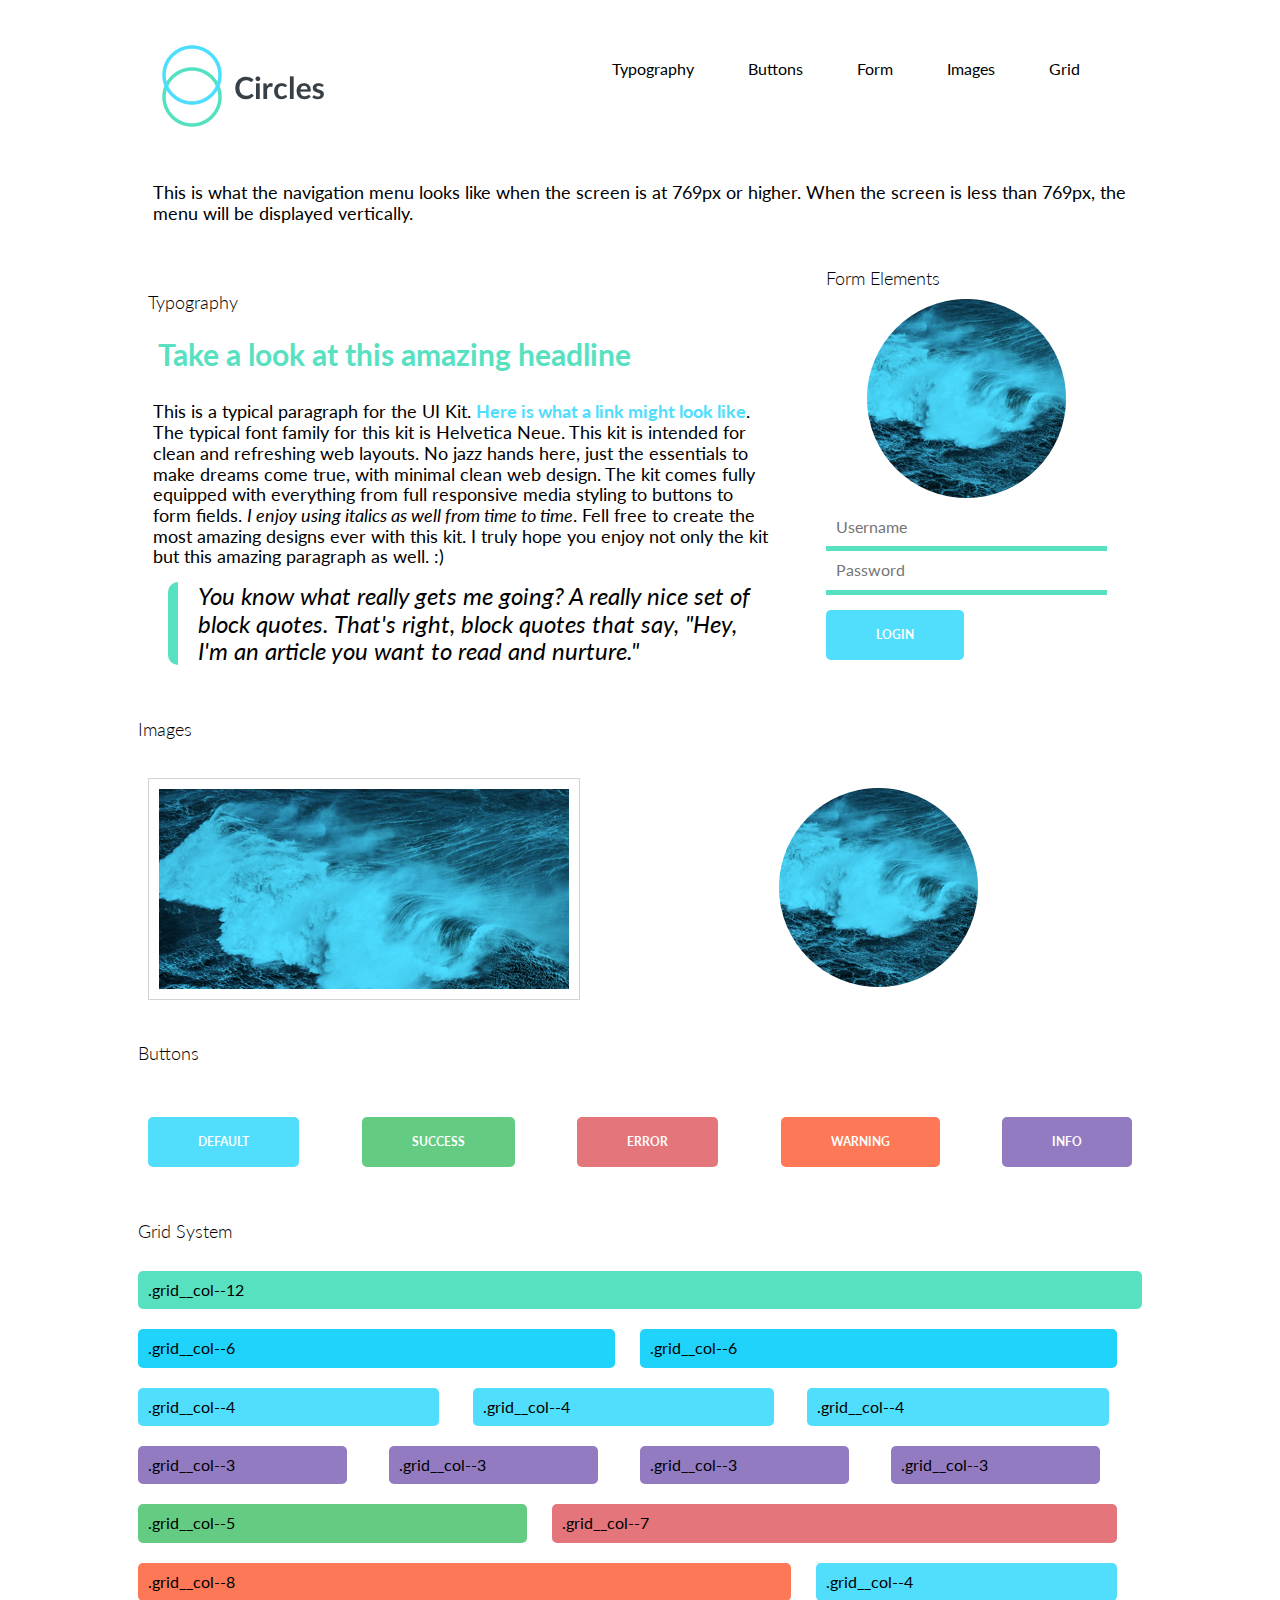
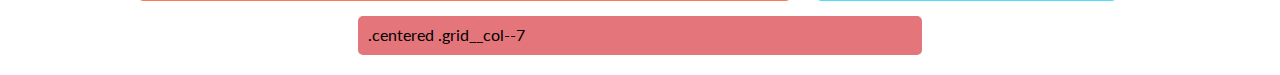
<file: index.html>
<!doctype html>
<html lang="en">

<head>
  <meta charset="utf-8">
  <title>Circles UI Kit</title>
  <meta name="viewport" content="width=device-width, initial-scale=1">
  <link rel="stylesheet" href="css/styles.css">
</head>
<body class="container">
  <div class="grid__row">
    <div class="grid__col--3">
      <a class="link" href="/">
          <img class="img--logo" alt="circles logo" src="images/logo.png">
        </a>
    </div>
    <div class="grid__col--9">
      <nav role="navigation">
        <ul class="nav">
          <li class="nav__item"><a href="#type">Typography</a></li>
          <li class="nav__item"><a href="#buttons">Buttons</a></li>
          <li class="nav__item"><a href="#forms">Form</a></li>
          <li class="nav__item"><a href="#images">Images</a></li>
          <li class="nav__item"><a href="#grid">Grid</a></li>
        </ul>
      </nav>
    </div>
  </div>

  <div class="grid__row">
    <div class="grid__col--12">
      <div class="card">
        <p>This is what the navigation menu looks like when the screen is at 769px or higher. When the screen is less than 769px,
          the menu will be displayed vertically.</p>
      </div>
    </div>
  </div>

  <div class="grid__row">
    <div class="grid__col--8">
      <div class="card">
        <h4 id="type" class="headline--secondary">Typography</h4>
        <h1 class="headline--primary">Take a look at this amazing headline</h1>
        <p>This is a typical paragraph for the UI Kit. <a href="#" class="link">Here is what a link might look like</a>. The
          typical font family for this kit is Helvetica Neue. This kit is intended for clean and refreshing web layouts.
          No jazz hands here, just the essentials to make dreams come true, with minimal clean web design. The kit comes
          fully equipped with everything from full responsive media styling to buttons to form fields. <em>I enjoy using italics as well from time to time</em>.
          Fell free to create the most amazing designs ever with this kit. I truly hope you enjoy not only the kit but this
          amazing paragraph as well. :)</p>
        <blockquote class="blockquote">You know what really gets me going? A really nice set of block quotes. That's right, block quotes that say, "Hey,
          I'm an article you want to read and nurture."</blockquote>
      </div>
    </div>
    <div class="grid__col--4">
      <form class="form">
        <legend id="forms" class="headline--secondary">Form Elements</legend>
        <img class="img--avatar" src="images/avatar.png" alt="Avatar">
        <label class="form__label--hidden" for="username">Username:</label>
        <input class="form__input" type="text" id="username" placeholder="Username">
        <label class="form__label--hidden" for="password">Password:</label>
        <input class="form__input" type="password" id="password" placeholder="Password">
        <button class="btn--default theme__colors" type="submit" value="Login">Login</button>
      </form>
    </div>
  </div>

  <h4 id="images" class="headline--secondary">Images</h4>

  <div class="grid__row">
    <div class="grid__col--6">
      <img class="img--frame" src="images/image.png" alt="sample image">
    </div>
    <div class="grid__col--6">
      <img class="img--avatar" src="images/avatar.png" alt="Avatar">
    </div>
  </div>

  <h4 id="buttons" class="headline--secondary">Buttons</h4>

  <div class="grid__row">
    <div class="grid__col--12">
      <button class="btn--default theme__colors">default</button>
      <button class="btn--success theme__colors">success</button>
      <button class="btn--error theme__colors">error</button>
      <button class="btn--warning theme__colors">warning</button>
      <button class="btn--info theme__colors">info</button>
    </div>
  </div>

  <h4 id="grid" class="headline--secondary">Grid System</h4>

  <div class="grid__row">
    <div class="grid__col--12 theme__colors">.grid__col--12</div>
  </div>
  <div class="grid__row">
    <div class="grid__col--6 theme__colors">.grid__col--6</div>
    <div class="grid__col--6 theme__colors">.grid__col--6</div>
  </div>
  <div class="grid__row">
    <div class="grid__col--4 theme__colors">.grid__col--4</div>
    <div class="grid__col--4 theme__colors">.grid__col--4</div>
    <div class="grid__col--4 theme__colors">.grid__col--4</div>
  </div>
  <div class="grid__row">
    <div class="grid__col--3 theme__colors">.grid__col--3</div>
    <div class="grid__col--3 theme__colors">.grid__col--3</div>
    <div class="grid__col--3 theme__colors">.grid__col--3</div>
    <div class="grid__col--3 theme__colors">.grid__col--3</div>
  </div>
  <div class="grid__row">
    <div class="grid__col--5 theme__colors">.grid__col--5</div>
    <div class="grid__col--7 theme__colors">.grid__col--7</div>
  </div>
  <div class="grid__row">
    <div class="grid__col--8 theme__colors">.grid__col--8</div>
    <div class="grid__col--4 theme__colors">.grid__col--4</div>
  </div>
  <div class="grid__row">
    <div class="grid__col--7 theme__colors centered">.centered .grid__col--7</div>
  </div>

</body>

</html>
</file>
<file: css/styles.css>
@import url("https://fonts.googleapis.com/css?family=Lato:300,400,400i,700");.grid__row:after{display:block;clear:both;content:''}*{-webkit-box-sizing:border-box;-moz-box-sizing:border-box;box-sizing:border-box;font-family:'Lato', sans-serif}p{font-size:18px;margin:5px}ul{list-style-type:none;margin:0;margin-left:auto;padding:0;text-align:right}

/*! normalize.css v8.0.0 | MIT License | github.com/necolas/normalize.css */html{line-height:1.15;-webkit-text-size-adjust:100%}body{margin:0}h1{font-size:2em;margin:0.67em 0}hr{-webkit-box-sizing:content-box;box-sizing:content-box;height:0;overflow:visible}pre{font-family:monospace, monospace;font-size:1em}a{background-color:transparent}abbr[title]{border-bottom:none;text-decoration:underline;-webkit-text-decoration:underline dotted;text-decoration:underline dotted}b,strong{font-weight:bolder}code,kbd,samp{font-family:monospace, monospace;font-size:1em}small{font-size:80%}sub,sup{font-size:75%;line-height:0;position:relative;vertical-align:baseline}sub{bottom:-0.25em}sup{top:-0.5em}img{border-style:none}button,input,optgroup,select,textarea{font-family:inherit;font-size:100%;line-height:1.15;margin:0}button,input{overflow:visible}button,select{text-transform:none}[type=button],[type=reset],[type=submit],button{-webkit-appearance:button}[type=button]::-moz-focus-inner,[type=reset]::-moz-focus-inner,[type=submit]::-moz-focus-inner,button::-moz-focus-inner{border-style:none;padding:0}[type=button]:-moz-focusring,[type=reset]:-moz-focusring,[type=submit]:-moz-focusring,button:-moz-focusring{outline:1px dotted ButtonText}fieldset{padding:0.35em 0.75em 0.625em}legend{-webkit-box-sizing:border-box;box-sizing:border-box;color:inherit;display:table;max-width:100%;padding:0;white-space:normal}progress{vertical-align:baseline}textarea{overflow:auto}[type=checkbox],[type=radio]{-webkit-box-sizing:border-box;box-sizing:border-box;padding:0}[type=number]::-webkit-inner-spin-button,[type=number]::-webkit-outer-spin-button{height:auto}[type=search]{-webkit-appearance:textfield;outline-offset:-2px}[type=search]::-webkit-search-decoration{-webkit-appearance:none}::-webkit-file-upload-button{-webkit-appearance:button;font:inherit}details{display:block}summary{display:list-item}template{display:none}[hidden]{display:none}.container{width:100%;margin:0 auto;padding:10px;max-width:1200px}@media (min-width:768px){.container{width:80%}}.grid__row{margin:auto;margin-bottom:50px;padding:0;-webkit-border-radius:5px;-moz-border-radius:5px;-ms-border-radius:5px;border-radius:5px}@media (min-width:768px){.grid__row{display:-webkit-box;display:-ms-flexbox;display:flex;-ms-flex-wrap:wrap;flex-wrap:wrap;-webkit-box-pack:justify;-ms-flex-pack:justify;justify-content:space-between;-webkit-box-orient:horizontal;-webkit-box-direction:normal;-ms-flex-direction:row;flex-direction:row;margin:10px auto}}.grid__col--12{display:-webkit-box;display:-ms-flexbox;display:flex;-ms-flex-wrap:wrap;flex-wrap:wrap;-webkit-box-pack:justify;-ms-flex-pack:justify;justify-content:space-between;-webkit-box-orient:horizontal;-webkit-box-direction:normal;-ms-flex-direction:row;flex-direction:row;width:100%}[class^=grid__col]{padding:10px;margin:5px 0;-webkit-border-radius:5px;-moz-border-radius:5px;-ms-border-radius:5px;border-radius:5px}@media (min-width:768px){.grid__col--2{width:12.5%}.grid__col--3{width:20.83333%}.grid__col--4{width:30%}.grid__col--5{width:38.75%}.grid__col--6{width:47.5%}.grid__col--7{width:56.25%}.grid__col--8{width:65%}.grid__col--9{width:73.75%}.grid__col--10{width:82.5%}.grid__col--11{width:91.25%}}.centered{display:block;margin:auto}.theme__colors.grid__col--12{background-color:#58e1c1}.theme__colors.grid__col--8{background-color:#fd7856}.theme__colors.grid__col--7{background-color:#e4757a}.theme__colors.grid__col--6{background-color:#1fd3fb}.theme__colors.grid__col--5{background-color:#63cc82}.theme__colors.grid__col--4{background-color:#51ddfc}.theme__colors.grid__col--3{background-color:#927bc1}.link{text-decoration:none;color:#51ddfc;font-weight:700}.blockquote{border-radius:10px;border-left:10px #58e1c1 solid;margin:15px 20px;padding:0;font-style:italic;padding-left:20px;font-size:24px}.headline--primary{color:#58e1c1;margin:10px;margin-bottom:30px;font-weight:700;font-size:30px}.headline--secondary{font-weight:300;font-size:18px}.img--logo{display:block;margin:10px auto}.img--frame{max-width:100%;border:1px solid lightgray;padding:10px}.img--avatar{display:block;margin:50px auto}@media (min-width:768px){.img--avatar{margin:10px auto}}[class^=btn--]{-webkit-border-radius:5px;-moz-border-radius:5px;-ms-border-radius:5px;border-radius:5px;border:none;height:50px;width:100%;margin:15px 0;color:white;font-size:12px;font-weight:700;text-transform:uppercase;font:sans-serif}@media (min-width:768px){[class^=btn--]{width:initial;padding:5px 50px}}.theme__colors.btn--default{background-color:#51ddfc}.theme__colors.btn--success{background-color:#63cc82}.theme__colors.btn--error{background-color:#e4757a}.theme__colors.btn--warning{background-color:#fd7856}.theme__colors.btn--info{background-color:#927bc1}.form{border:none}.form__label--hidden{display:none}.form__input{padding:10px;width:100%;border:none;border-bottom:#58e1c1 5px solid}.nav__item{margin:10px}@media (min-width:768px){.nav__item{display:inline-block}}.nav__item a{display:block;padding:15px;color:black;text-align:center;text-decoration:none;border-radius:5px}@media (min-width:768px){.nav__item a{display:-webkit-box;display:-ms-flexbox;display:flex;-ms-flex-wrap:wrap;flex-wrap:wrap;margin:0;margin-left:auto;display:inline-block}}.nav__item a:hover{color:white;background-color:#58e1c1}
/*# sourceMappingURL=styles.css.map */
</file>
